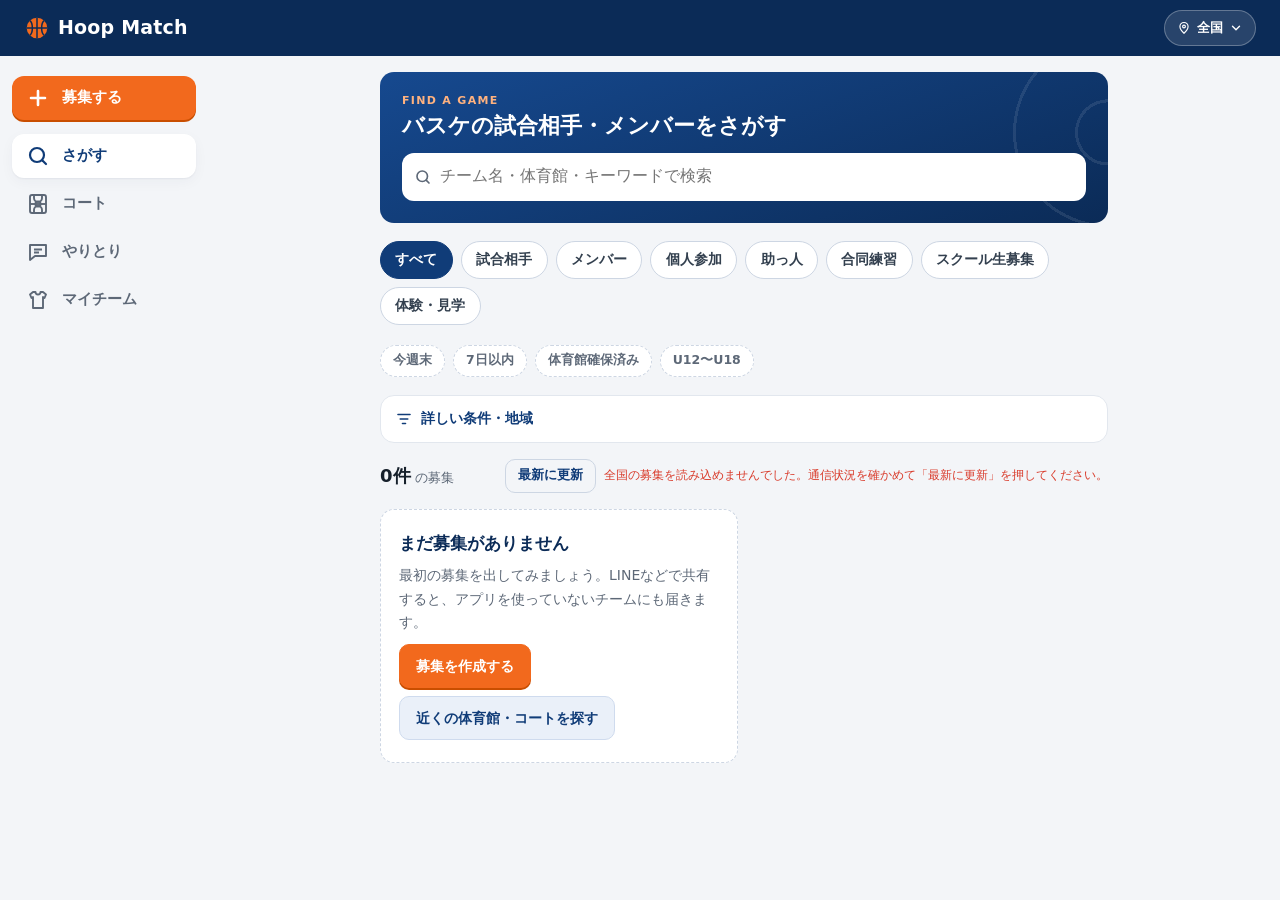
<file: index.html>
<!doctype html>
<html lang="ja">
  <head>
    <meta charset="UTF-8" />
    <meta name="viewport" content="width=device-width, initial-scale=1.0, viewport-fit=cover" />
    <meta
      name="description"
      content="バスケの試合相手・メンバー・体育館を全国47都道府県でまとめて探せる無料アプリ。登録不要ですぐ使えます。"
    />
    <!-- OGP: SNS・LINEでリンクを共有したときのカード表示。
         公開時に og:url と og:image のドメインを実際の公開URLに書き換えてください -->
    <meta property="og:type" content="website" />
    <meta property="og:site_name" content="Hoop Match" />
    <meta property="og:title" content="Hoop Match | バスケの試合相手・メンバー・体育館を探す" />
    <meta
      property="og:description"
      content="試合相手募集、メンバー募集、全国47都道府県の体育館・コート検索まで。登録不要・無料のバスケマッチングアプリ。"
    />
    <meta property="og:url" content="https://kiyokong-vibecording.github.io/hoop-match/" />
    <meta property="og:image" content="https://kiyokong-vibecording.github.io/hoop-match/assets/ogp.jpg" />
    <meta property="og:image:width" content="1200" />
    <meta property="og:image:height" content="630" />
    <meta property="og:locale" content="ja_JP" />
    <meta name="twitter:card" content="summary_large_image" />
    <meta name="twitter:title" content="Hoop Match | バスケの試合相手・メンバー・体育館を探す" />
    <meta
      name="twitter:description"
      content="試合相手募集、メンバー募集、全国47都道府県の体育館・コート検索まで。登録不要・無料のバスケマッチングアプリ。"
    />
    <meta name="twitter:image" content="https://kiyokong-vibecording.github.io/hoop-match/assets/ogp.jpg" />
    <meta name="theme-color" content="#103c78" />
    <meta name="mobile-web-app-capable" content="yes" />
    <meta name="apple-mobile-web-app-capable" content="yes" />
    <meta name="apple-mobile-web-app-title" content="Hoop Match" />
    <link rel="icon" href="./assets/icon-192.png" />
    <link rel="apple-touch-icon" href="./assets/icon-180.png" />
    <link rel="manifest" href="./manifest.webmanifest" />
    <link rel="stylesheet" href="./styles.css?v=52" />
    <title>Hoop Match | バスケの試合相手・メンバー・体育館を全国で探せる無料アプリ</title>
    <script type="application/ld+json">
    {
      "@context": "https://schema.org",
      "@type": "WebApplication",
      "name": "Hoop Match",
      "description": "バスケットボールの試合相手・メンバー・体育館を全国47都道府県で探せる無料マッチングアプリ",
      "applicationCategory": "SportsApplication",
      "operatingSystem": "Web",
      "offers": { "@type": "Offer", "price": "0", "priceCurrency": "JPY" },
      "inLanguage": "ja"
    }
    </script>
  </head>
  <body data-view="search">
    <svg class="icon-sprite" aria-hidden="true" focusable="false">
      <symbol id="i-ball" viewBox="0 0 24 24">
        <circle cx="12" cy="12" r="9.5" fill="#f2691d" />
        <path d="M12 2.5v19M2.5 12h19M5.4 5.2c3.1 2.5 3.1 11.1 0 13.6M18.6 5.2c-3.1 2.5-3.1 11.1 0 13.6" fill="none" stroke="#0b2b57" stroke-width="1.4" />
      </symbol>
      <symbol id="i-search" viewBox="0 0 24 24"><g fill="none" stroke="currentColor" stroke-width="2.2" stroke-linecap="round"><circle cx="11" cy="11" r="7" /><path d="m20 20-3.5-3.5" /></g></symbol>
      <symbol id="i-court" viewBox="0 0 24 24"><g fill="none" stroke="currentColor" stroke-width="1.9"><rect x="4" y="3" width="16" height="18" rx="2" /><path d="M4 12h16" /><circle cx="12" cy="12" r="2.6" /><path d="M8 3v3a4 4 0 0 0 8 0V3M8 21v-3a4 4 0 0 1 8 0v3" /></g></symbol>
      <symbol id="i-plus" viewBox="0 0 24 24"><path d="M12 5v14M5 12h14" fill="none" stroke="currentColor" stroke-width="2.6" stroke-linecap="round" /></symbol>
      <symbol id="i-chat" viewBox="0 0 24 24"><g fill="none" stroke="currentColor" stroke-width="1.9" stroke-linejoin="round"><path d="M4 5h16v11H9l-5 4z" /><path d="M8 9.5h8M8 12.5h5" /></g></symbol>
      <symbol id="i-team" viewBox="0 0 24 24"><path d="M7 4 4 6.5 5.5 10 7 9v11h10V9l1.5 1L20 6.5 17 4h-2.5a2.5 2.5 0 0 1-5 0z" fill="none" stroke="currentColor" stroke-width="1.9" stroke-linejoin="round" /></symbol>
      <symbol id="i-pin" viewBox="0 0 24 24"><g fill="none" stroke="currentColor" stroke-width="2"><path d="M12 21s-7-6.2-7-11.5A7 7 0 0 1 19 9.5C19 14.8 12 21 12 21z" /><circle cx="12" cy="9.5" r="2.4" /></g></symbol>
      <symbol id="i-down" viewBox="0 0 24 24"><path d="m6 9 6 6 6-6" fill="none" stroke="currentColor" stroke-width="2.4" stroke-linecap="round" stroke-linejoin="round" /></symbol>
      <symbol id="i-share" viewBox="0 0 24 24"><path d="M12 15V3M7.5 7.5 12 3l4.5 4.5M5 12v8h14v-8" fill="none" stroke="currentColor" stroke-width="2.1" stroke-linecap="round" stroke-linejoin="round" /></symbol>
      <symbol id="i-filter" viewBox="0 0 24 24"><path d="M4 6h16M7 12h10M10 18h4" fill="none" stroke="currentColor" stroke-width="2.2" stroke-linecap="round" /></symbol>
    </svg>

    <header class="topbar">
      <div class="topbar-inner">
        <a class="logo" href="#search" aria-label="Hoop Match さがす画面へ">
          <svg class="logo-mark" aria-hidden="true"><use href="#i-ball" /></svg>
          <span>Hoop Match</span>
        </a>
        <button id="areaButton" class="area-button" type="button" aria-label="地域を変更">
          <svg aria-hidden="true"><use href="#i-pin" /></svg>
          <span id="areaLabel">全国</span>
          <svg aria-hidden="true"><use href="#i-down" /></svg>
        </button>
      </div>
    </header>

    <nav class="tabbar" aria-label="メインメニュー">
      <a class="tab" href="#search" data-view-link="search">
        <svg aria-hidden="true"><use href="#i-search" /></svg><span>さがす</span>
      </a>
      <a class="tab" href="#courts" data-view-link="courts">
        <svg aria-hidden="true"><use href="#i-court" /></svg><span>コート</span>
      </a>
      <a class="tab tab-post" href="#post" data-view-link="post">
        <span class="tab-post-button"><svg aria-hidden="true"><use href="#i-plus" /></svg></span><span>募集する</span>
      </a>
      <a class="tab" href="#inbox" data-view-link="inbox">
        <svg aria-hidden="true"><use href="#i-chat" /></svg><span>やりとり</span>
        <span id="inboxTabBadge" class="tab-badge" hidden></span>
      </a>
      <a class="tab" href="#team" data-view-link="team">
        <svg aria-hidden="true"><use href="#i-team" /></svg><span>マイチーム</span>
      </a>
    </nav>

    <main id="main">
      <button id="inboxBanner" class="inbox-banner" type="button" hidden>
        新着メッセージが届いています<span id="inboxBannerDetail"></span>
        <span class="inbox-banner-go">見る</span>
      </button>

      <!-- ===== さがす ===== -->
      <section class="view view-search" data-view="search" aria-labelledby="searchTitle">
        <div class="search-band">
          <h1 id="searchTitle" class="search-title">
            <span class="eyebrow">Find a game</span>
            バスケの試合相手・メンバーをさがす
          </h1>
          <label class="searchbox">
            <svg aria-hidden="true"><use href="#i-search" /></svg>
            <span class="visually-hidden">キーワード</span>
            <input id="filterKeyword" type="search" placeholder="チーム名・体育館・キーワードで検索" enterkeyhint="search" />
          </label>
        </div>

        <nav class="chip-row cats" aria-label="募集の種類">
          <button class="chip active" type="button" data-listing-tab="all" aria-pressed="true">すべて</button>
          <button class="chip" type="button" data-listing-tab="opponent" aria-pressed="false">試合相手<span class="chip-count" data-count-type="opponent"></span></button>
          <button class="chip" type="button" data-listing-tab="member" aria-pressed="false">メンバー<span class="chip-count" data-count-type="member"></span></button>
          <button class="chip" type="button" data-listing-tab="pickup" aria-pressed="false">個人参加<span class="chip-count" data-count-type="pickup"></span></button>
          <button class="chip" type="button" data-listing-tab="helper" aria-pressed="false">助っ人<span class="chip-count" data-count-type="helper"></span></button>
          <button class="chip" type="button" data-listing-tab="practice" aria-pressed="false">合同練習<span class="chip-count" data-count-type="practice"></span></button>
          <button class="chip" type="button" data-listing-tab="school" aria-pressed="false">スクール生募集<span class="chip-count" data-count-type="school"></span></button>
          <button class="chip" type="button" data-listing-tab="trial" aria-pressed="false">体験・見学<span class="chip-count" data-count-type="trial"></span></button>
        </nav>

        <div class="chip-row quick" role="group" aria-label="よく使う条件">
          <button class="quick-chip" type="button" data-quick="weekend" aria-pressed="false">今週末</button>
          <button class="quick-chip" type="button" data-quick="week" aria-pressed="false">7日以内</button>
          <button class="quick-chip" type="button" data-quick="court" aria-pressed="false">体育館確保済み</button>
          <button class="quick-chip" type="button" data-quick="youth" aria-pressed="false">U12〜U18</button>
        </div>

        <details id="filterPanel" class="filter-panel">
          <summary>
            <svg aria-hidden="true"><use href="#i-filter" /></svg>
            詳しい条件・地域
          </summary>
          <div class="filter-grid">
            <label>
              都道府県
              <select id="filterPrefecture">
                <option value="all">すべて</option>
              </select>
            </label>
            <label>
              市区町村
              <select id="filterMunicipality" disabled>
                <option value="all">すべて</option>
              </select>
            </label>
            <label>
              募集の種類
              <select id="filterType">
                <option value="all">すべて</option>
                <option value="opponent">試合相手</option>
                <option value="member">メンバー</option>
                <option value="helper">助っ人</option>
                <option value="pickup">個人参加</option>
                <option value="pickup-helper">個人参加・助っ人</option>
                <option value="practice">合同練習</option>
                <option value="school">スクール生募集</option>
                <option value="trial">体験・見学</option>
              </select>
            </label>
            <label>
              開催日
              <select id="filterDateRange">
                <option value="all">すべて</option>
                <option value="weekend">今週末</option>
                <option value="1">1日以内</option>
                <option value="7">7日以内</option>
                <option value="30">30日以内</option>
              </select>
            </label>
            <label>
              カテゴリ
              <select id="filterCategory">
                <option value="all">すべて</option>
                <option value="youth">U12〜U18すべて</option>
                <option>U12男子</option>
                <option>U12女子</option>
                <option>U15男子</option>
                <option>U15女子</option>
                <option>U18男子</option>
                <option>U18女子</option>
                <option>大学同好会</option>
                <option>社会人同好会</option>
                <option>草バスケ</option>
                <option>MIX</option>
                <option>女子</option>
              </select>
            </label>
            <label>
              レベル
              <select id="filterLevel">
                <option value="all">すべて</option>
                <option>初心者</option>
                <option>エンジョイ</option>
                <option>中級</option>
                <option>経験者中心</option>
                <option>競技志向アマチュア</option>
              </select>
            </label>
            <label>
              曜日
              <select id="filterWeekday">
                <option value="all">すべて</option>
                <option value="0">日曜</option>
                <option value="1">月曜</option>
                <option value="2">火曜</option>
                <option value="3">水曜</option>
                <option value="4">木曜</option>
                <option value="5">金曜</option>
                <option value="6">土曜</option>
              </select>
            </label>
            <label>
              並び順
              <select id="filterSort">
                <option value="dateAsc">開催日が近い順</option>
                <option value="new">新着順</option>
                <option value="dateDesc">開催日が遠い順</option>
              </select>
            </label>
            <label class="checkbox">
              <input id="filterCourt" type="checkbox" />
              体育館確保済みのみ
            </label>
            <label class="checkbox">
              <input id="filterActive" type="checkbox" checked />
              募集中のみ(終わった募集を隠す)
            </label>
          </div>
          <div class="filter-actions">
            <button id="applyListingFilters" type="button">この条件で表示</button>
            <button id="resetListingFilters" type="button" class="ghost">条件をリセット</button>
          </div>
        </details>

        <div class="result-bar">
          <p class="result-count"><b id="activeResultCount">0件</b> の募集</p>
          <span id="newSinceLastVisit" class="new-since-badge" hidden></span>
          <div id="publicToolbar" class="public-toolbar" hidden>
            <button id="reloadPublic" type="button" class="ghost small">最新に更新</button>
            <span id="publicStatus" class="status-text"></span>
          </div>
        </div>

        <div id="listingGrid" class="listing-grid" aria-live="polite"></div>
      </section>

      <!-- ===== コート ===== -->
      <section class="view view-courts" data-view="courts" aria-labelledby="courtsTitle" hidden>
        <header class="view-head">
          <p class="eyebrow">Court Finder</p>
          <h1 id="courtsTitle">体育館・コートをさがす</h1>
          <p class="view-lead">全国の体育館・コート <b id="facilityTotal">0</b> 件から、予約ページや地図へすぐ移動できます。</p>
        </header>

        <div class="panel facility-finder" aria-label="バスケ施設検索">
          <div class="facility-search-grid">
            <label>
              都道府県
              <select id="facilitySearchPrefecture">
                <option value="all">すべて</option>
              </select>
            </label>
            <label>
              市区町村
              <select id="facilitySearchMunicipality" disabled>
                <option value="all">すべて</option>
              </select>
            </label>
            <label>
              施設タイプ
              <select id="facilitySearchType">
                <option value="all">すべて</option>
                <option>体育館</option>
                <option>民間コート</option>
                <option>商業施設</option>
                <option>屋外コート</option>
                <option>多目的施設</option>
                <option>学校開放</option>
              </select>
            </label>
            <label>
              予約方法
              <select id="facilitySearchReservation">
                <option value="all">すべて</option>
                <option>自治体予約システム</option>
                <option>民間予約サイト</option>
                <option>公式サイト確認</option>
                <option>Web予約</option>
                <option>会員予約</option>
                <option>電話予約</option>
                <option>窓口予約</option>
                <option>抽選制</option>
                <option>チーム代表者確認が必要</option>
              </select>
            </label>
            <label class="span-2">
              キーワード
              <input id="facilitySearchKeyword" type="search" placeholder="施設名、設備、メモなど" />
            </label>
          </div>
        </div>

        <div id="facilityList" class="facility-results"></div>

        <details id="hiddenFacilityManager" class="panel fold" hidden>
          <summary>非表示にした施設 (<span id="hiddenFacilityCount">0</span>件)</summary>
          <p class="notes">
            「非表示」にした施設はここからいつでも元に戻せます。データは消えていません。
          </p>
          <div class="card-actions">
            <button id="restoreAllFacilities" type="button" class="secondary">すべて再表示</button>
          </div>
          <div id="hiddenFacilityList" class="private-list"></div>
        </details>

        <details class="panel fold add-facility-panel">
          <summary>載っていない施設を追加する</summary>
          <p class="notes">見つけた体育館・コートを、この端末に登録できます。</p>
          <form id="facilityForm" class="stack-form">
            <label>
              施設名
              <input name="name" required placeholder="例: 体育館名、民間レンタルコート名" />
            </label>
            <label>
              施設タイプ
              <select name="facilityType" required>
                <option>体育館</option>
                <option>民間コート</option>
                <option>商業施設</option>
                <option>屋外コート</option>
                <option>多目的施設</option>
                <option>学校開放</option>
              </select>
            </label>
            <div class="two-col">
              <label>
                都道府県
                <select id="facilityPrefecture" name="prefecture" required></select>
              </label>
              <label>
                市区町村
                <select id="facilityMunicipality" name="municipality" required>
                  <option value="">都道府県を選択してください</option>
                </select>
              </label>
            </div>
            <label id="facilityMunicipalityOtherLabel" hidden>
              市区町村(直接入力)
              <input id="facilityMunicipalityOther" name="municipalityOther" placeholder="例: 世田谷区" />
            </label>
            <label>
              予約方法
              <select name="reservationMethod" required>
                <option>自治体予約システム</option>
                <option>民間予約サイト</option>
                <option>公式サイト確認</option>
                <option>Web予約</option>
                <option>会員予約</option>
                <option>電話予約</option>
                <option>窓口予約</option>
                <option>抽選制</option>
                <option>チーム代表者確認が必要</option>
              </select>
            </label>
            <label>
              公式・予約サイトURL
              <input name="url" type="url" placeholder="https://..." />
            </label>
            <label>
              情報確認日
              <input name="lastChecked" type="date" />
            </label>
            <label>
              メモ
              <textarea name="notes" rows="4" placeholder="コート数、リング、駐車場、更衣室、空調、床の状態など"></textarea>
            </label>
            <button type="submit">施設を保存</button>
          </form>
        </details>
      </section>

      <!-- ===== 募集する ===== -->
      <section class="view view-post" data-view="post" aria-labelledby="postTitle" hidden>
        <header class="view-head">
          <p class="eyebrow">New Listing</p>
          <h1 id="postTitle">募集を作る</h1>
          <p class="view-lead">3つの項目を埋めるだけで募集できます。</p>
        </header>

        <div id="postTeamHint" class="hint-card" hidden>
          <p><b>チームを登録しておくと、募集にチーム名が表示されて応募が集まりやすくなります。</b></p>
          <a class="button-link secondary" href="#team">チームを登録する</a>
        </div>

        <form id="listingForm" class="step-form">
          <div id="listingFacilityBanner" class="facility-banner" hidden>
            <span id="listingFacilityBannerText"></span>
            <button id="clearListingFacility" type="button" class="ghost small">解除</button>
          </div>
          <input name="facilityId" type="hidden" />
          <input name="facilityName" type="hidden" />

          <fieldset class="step">
            <legend><span class="step-num">1</span>何を募集しますか</legend>
            <div class="two-col">
              <label>
                募集の種類
                <select name="type" required>
                  <option value="opponent">試合相手</option>
                  <option value="member">メンバー</option>
                  <option value="helper">助っ人</option>
                  <option value="pickup">個人参加</option>
                  <option value="practice">合同練習</option>
                  <option value="school">スクール生募集</option>
                  <option value="trial">体験・見学</option>
                </select>
              </label>
              <label>
                カテゴリ
                <select name="category" required>
                  <option>U12男子</option>
                  <option>U12女子</option>
                  <option>U15男子</option>
                  <option>U15女子</option>
                  <option>U18男子</option>
                  <option>U18女子</option>
                  <option>大学同好会</option>
                  <option>社会人同好会</option>
                  <option selected>草バスケ</option>
                  <option>MIX</option>
                  <option>女子</option>
                </select>
              </label>
            </div>
            <div id="listingYouthConfirm" class="youth-confirm" hidden>
              <p class="youth-note">
                U12/U15/U18の募集は、18歳以上の成人代表者(保護者・指導者・チーム管理者)のみ作成できます。
                選手本人の氏名・連絡先・学校名は募集内容に書かないでください。
              </p>
              <label class="checkbox">
                <input id="listingAdultConfirmed" name="adultConfirmed" type="checkbox" />
                18歳以上の代表者としてこの募集を作成します
              </label>
            </div>
            <label>
              タイトル
              <input name="title" required maxlength="100" placeholder="例: 土曜夜 5対5の練習試合をしませんか" />
            </label>
            <label>
              レベル
              <select name="level" required>
                <option>初心者</option>
                <option selected>エンジョイ</option>
                <option>中級</option>
                <option>経験者中心</option>
                <option>競技志向アマチュア</option>
              </select>
            </label>
          </fieldset>

          <fieldset class="step">
            <legend><span class="step-num">2</span>いつ・どこで</legend>
            <div class="two-col">
              <label>
                都道府県
                <select id="listingPrefecture" name="prefecture" required></select>
              </label>
              <label>
                市区町村
                <select id="listingMunicipality" name="municipality" required disabled></select>
              </label>
            </div>
            <div class="two-col">
              <label>
                日程
                <input name="date" type="date" required />
              </label>
              <label>
                活動曜日
                <select name="weekday">
                  <option value="">日程から自動</option>
                  <option>日曜</option>
                  <option>月曜</option>
                  <option>火曜</option>
                  <option>水曜</option>
                  <option>木曜</option>
                  <option>金曜</option>
                  <option>土曜</option>
                  <option>祝日</option>
                </select>
              </label>
            </div>
            <label class="checkbox">
              <input name="courtReserved" type="checkbox" />
              体育館・コートは確保済み
            </label>
            <p class="field-hint">会場が決まっているときは、「コート」画面の施設カードにある「この施設で募集を作成」から始めると会場が自動で入ります。</p>
          </fieldset>

          <fieldset class="step">
            <legend><span class="step-num">3</span>詳細と公開のしかた</legend>
            <label>
              参加費
              <input name="fee" maxlength="100" placeholder="例: 1チーム 3,000円 / 施設費を割り勘" />
            </label>
            <div id="listingSiteUrlField" hidden>
              <label>
                公式サイト(任意)
                <input name="siteUrl" type="url" maxlength="300" inputmode="url" autocomplete="url" placeholder="例: https://example.com" />
              </label>
              <p class="field-hint">チーム・スクール・団体の公式サイトだけを入れてください(https:// で始まるもの)。個人のSNSは入れないでください。公式サイトを入れた募集は、運営者が確認してから公開されます。</p>
              <p id="listingSiteUrlYouthNote" class="youth-note" hidden>U12〜U18では、スクール・クラブの公式サイトだけ入れられます。学校・部活のページや、選手の名前・顔写真が載ったページは入れないでください。</p>
            </div>
            <label>
              詳細
              <textarea
                name="notes"
                rows="5"
                maxlength="2000"
                placeholder="開始時間、人数、審判・TO、ユニフォームの色、駐車場など"
              ></textarea>
            </label>
            <label>
              公開範囲
              <select id="listingVisibility" name="visibility">
                <option value="local">この端末だけに保存(練習・下書き用)</option>
                <option value="public" id="publicVisibilityOption">全国に公開する</option>
              </select>
            </label>
            <div id="publicConsentBox" class="youth-confirm" hidden>
              <p class="youth-note">
                公開募集はサーバーに保存され、すべての利用者に表示されます(内容によっては運営者の確認後に公開)。
                本文に個人情報(氏名・電話番号・住所・学校名・個人SNS等)を書かないでください。
                投稿後に発行される管理キーで、応募の確認と募集の終了ができます。
              </p>
              <label class="checkbox">
                <input id="publicTermsAgree" name="termsAgree" type="checkbox" />
                <span>
                  <a href="./terms.html" target="_blank" rel="noopener">利用規約</a>と<a href="./privacy.html" target="_blank" rel="noopener">プライバシーポリシー</a>に同意します
                </span>
              </label>
            </div>
          </fieldset>

          <button type="submit" class="submit-wide">この内容で募集する</button>
        </form>
      </section>

      <!-- ===== やりとり ===== -->
      <section class="view view-inbox" data-view="inbox" aria-labelledby="inboxTitle" hidden>
        <header class="view-head">
          <p class="eyebrow">Messages</p>
          <h1 id="inboxTitle">やりとり</h1>
        </header>

        <section class="private-panel" aria-label="非公開の応募メッセージ">
          <p class="notes">
            応募と返信は、募集した人と応募した人のあいだだけで見えます。やりとりのあと「マッチング成立」を押すと、募集カードに成立が表示されます。
          </p>

          <div class="segmented" role="tablist" aria-label="表示する応募">
            <button class="segment active" type="button" role="tab" aria-selected="true" data-inbox-box="received">
              届いた応募<span id="receivedCount" class="segment-count"></span>
            </button>
            <button class="segment" type="button" role="tab" aria-selected="false" data-inbox-box="sent">
              送った応募<span id="sentCount" class="segment-count"></span>
            </button>
          </div>

          <p id="privateNotice" class="status-text" aria-live="polite"></p>
          <div id="applicationList" class="private-list inbox-list"></div>
          <div id="myPublicSection" class="inbox-box" data-box="received" hidden>
            <h2 class="sub-heading">全国に公開した自分の募集</h2>
            <p class="notes">
              管理キーはこの端末に保存されています。機種変更の前に「マイチーム」のバックアップで書き出してください。
            </p>
            <div id="myPublicList" class="private-list"></div>
          </div>
        </section>
      </section>

      <!-- ===== マイチーム ===== -->
      <section class="view view-team" data-view="team" aria-labelledby="teamTitle" hidden>
        <header class="view-head">
          <p class="eyebrow">My Team</p>
          <h1 id="teamTitle">マイチーム</h1>
        </header>

        <p id="teamNotice" class="notice-card" hidden></p>

        <div class="panel">
          <h2 class="panel-title">チーム情報</h2>
          <form id="teamForm" class="stack-form">
            <div id="teamProfile" class="team-profile" hidden>
              <span id="teamAvatar" class="avatar large" aria-hidden="true"></span>
              <div class="team-profile-main">
                <h3 id="teamProfileName"></h3>
                <p id="teamProfileMeta"></p>
                <span class="verified-badge">成人代表者 確認済み</span>
              </div>
              <button id="editTeam" type="button" class="ghost small">編集</button>
            </div>
            <div class="team-fields">
              <p class="notes">試合相手への応募にはチーム登録が必要です。登録内容はこの端末に保存され、募集や応募にチーム名として表示されます。</p>
              <label>
                チーム名
                <input name="name" required placeholder="例: Hoop Stars" />
              </label>
              <div class="two-col">
                <label>
                  チームカテゴリ
                  <select name="category" required>
                    <option>U12男子</option>
                    <option>U12女子</option>
                    <option>U15男子</option>
                    <option>U15女子</option>
                    <option>U18男子</option>
                    <option>U18女子</option>
                    <option>大学同好会</option>
                    <option>社会人同好会</option>
                    <option selected>草バスケ</option>
                    <option>MIX</option>
                    <option>女子</option>
                  </select>
                </label>
                <label>
                  レベル
                  <select name="level" required>
                    <option>初心者</option>
                    <option selected>エンジョイ</option>
                    <option>中級</option>
                    <option>経験者中心</option>
                    <option>競技志向アマチュア</option>
                  </select>
                </label>
              </div>
              <div class="two-col">
                <label>
                  都道府県
                  <select id="teamPrefecture" name="prefecture" required></select>
                </label>
                <label>
                  市区町村
                  <select id="teamMunicipality" name="municipality" required disabled></select>
                </label>
              </div>
              <label>
                成人代表者名
                <input name="representative" required placeholder="18歳以上の代表者名(ニックネーム可)" />
              </label>
              <label>
                チーム紹介
                <textarea name="notes" rows="4" placeholder="活動曜日、人数、対戦希望レベルなど"></textarea>
              </label>
              <label class="checkbox">
                <input name="adultConfirmed" type="checkbox" required />
                18歳以上の代表者として登録します
              </label>
              <div class="card-actions">
                <button type="submit">チーム情報を保存</button>
                <button id="clearTeam" type="button" class="danger">登録を解除</button>
              </div>
            </div>
            <p id="teamStatus" class="status-text">未登録</p>
          </form>
        </div>

        <div class="panel">
          <h2 class="panel-title">自分の募集</h2>
          <div id="myListingList" class="private-list"></div>
        </div>

        <details class="panel fold data-panel">
          <summary>データのバックアップ・引っ越し</summary>
          <p class="notes">
            チーム情報・募集・やりとりはこの端末に保存されています。機種変更の前や、念のためのバックアップに「書き出す」を使ってください。
            読み込むと、この端末の今のデータはファイルの内容に置き換わります。
          </p>
          <div class="card-actions">
            <button id="exportData" type="button" class="secondary">バックアップを書き出す</button>
            <label class="import-label">
              バックアップを読み込む
              <input id="importData" type="file" accept="application/json" />
            </label>
          </div>
          <p id="dataStatus" class="status-text"></p>
        </details>

        <details class="panel fold">
          <summary>安全に使うために</summary>
          <ul class="legal-list">
            <li>U12〜U18の募集・応募は、18歳以上の代表者(保護者・指導者)どうしで行ってください。</li>
            <li>募集や応募の本文に、氏名・電話番号・住所・学校名などの個人情報を書かないでください。</li>
            <li>気になる公開募集は、カードの「通報」から運営者に知らせることができます。</li>
            <li>体育館の空き状況や予約は、必ず各施設の公式ページで確認してください。</li>
          </ul>
          <p class="notes legal-links">
            <a href="./terms.html">利用規約</a> ・ <a href="./privacy.html">プライバシーポリシー</a>
          </p>
        </details>
      </section>
    </main>

    <dialog id="applyDialog" class="sheet" aria-labelledby="applicationTarget">
      <form id="applicationForm" class="stack-form" hidden>
        <div class="sheet-head">
          <p id="applicationTarget" class="target-text"></p>
          <button id="cancelApplication" type="button" class="ghost small">閉じる</button>
        </div>
        <input name="listingId" type="hidden" />
        <p class="youth-note pii-note">
          応募メッセージには、氏名・電話番号・住所・学校名などの個人情報を書かないでください。
          連絡先の交換が必要な場合も、選手本人ではなく成人代表者の情報のみを扱ってください。
        </p>
        <div id="applicationYouthConfirm" class="youth-confirm" hidden>
          <p class="youth-note">
            この募集はU12/U15/U18カテゴリです。応募・連絡は18歳以上の成人代表者同士で行ってください。
          </p>
          <label class="checkbox">
            <input id="applicationAdultConfirmed" name="adultConfirmed" type="checkbox" />
            18歳以上の代表者として応募します
          </label>
        </div>
        <label>
          応募メッセージ
          <textarea
            name="message"
            rows="5"
            required
            placeholder="人数、希望の時間、ユニフォームの色、確認したいことなど(個人情報は書かない)"
          ></textarea>
        </label>
        <div id="publicApplyFields" hidden>
          <label>
            <span id="applicantNameLabel">代表者名(ニックネーム可・任意)</span>
            <input name="applicantName" maxlength="100" placeholder="例: Hoop Stars 代表" />
          </label>
          <div id="publicContactFields">
            <label>
              連絡先(募集者にのみ表示されます)
              <input name="contact" maxlength="300" placeholder="例: 成人代表者のメールアドレス" />
            </label>
            <p class="youth-note">
              連絡先は成人代表者のものを記入してください。この内容はサーバーに保存され、
              募集の投稿者だけが閲覧できます(<a href="./privacy.html" target="_blank" rel="noopener">プライバシーポリシー</a>)。
            </p>
          </div>
        </div>
        <p id="applicationNotice" class="form-error" aria-live="assertive"></p>
        <button type="submit" class="submit-wide">応募を送る</button>
      </form>
    </dialog>

    <div id="toast" class="toast" role="status" aria-live="polite" hidden></div>

    <template id="listingTemplate">
      <article class="listing-card">
        <div class="card-top">
          <span class="badge"></span>
          <span class="listing-date-block">
            <span class="date"></span>
            <span class="weekday"></span>
          </span>
          <span class="card-top-end">
            <span class="fresh-badge" hidden>NEW</span>
            <span class="days-left" hidden></span>
          </span>
        </div>
        <h3></h3>
        <p class="where"><svg aria-hidden="true"><use href="#i-pin" /></svg><span class="where-text"></span></p>
        <div class="tag-row"></div>
        <p class="notes"></p>
        <p class="site-line" hidden>
          <a class="site-link" target="_blank" rel="noopener noreferrer nofollow ugc">
            公式サイト<span class="site-domain"></span><span aria-hidden="true"> ↗</span>
          </a>
        </p>
        <details class="listing-team" hidden>
          <summary>募集チームの紹介</summary>
          <div class="listing-team-body"></div>
        </details>
        <p class="match-status" hidden></p>
        <div class="card-foot">
          <span class="team-chip">
            <span class="avatar" aria-hidden="true"></span>
            <span class="team-name"></span>
          </span>
          <p class="meta"></p>
        </div>
        <div class="card-actions">
          <button class="apply" type="button">応募する</button>
          <button class="view-applications secondary" type="button" hidden>応募を確認</button>
          <button
            class="copy ghost"
            type="button"
            title="募集の紹介文をLINEやメールで共有します(アプリを使っていない相手にも知らせられます)"
          >
            <svg aria-hidden="true"><use href="#i-share" /></svg><span class="copy-label">共有</span>
          </button>
          <button class="delete text-button" type="button">削除</button>
        </div>
      </article>
    </template>

    <script src="./data/config.js?v=52"></script>
    <script src="./data/facilities.js?v=52"></script>
    <script src="./app.js?v=52"></script>
  </body>
</html>
</file>
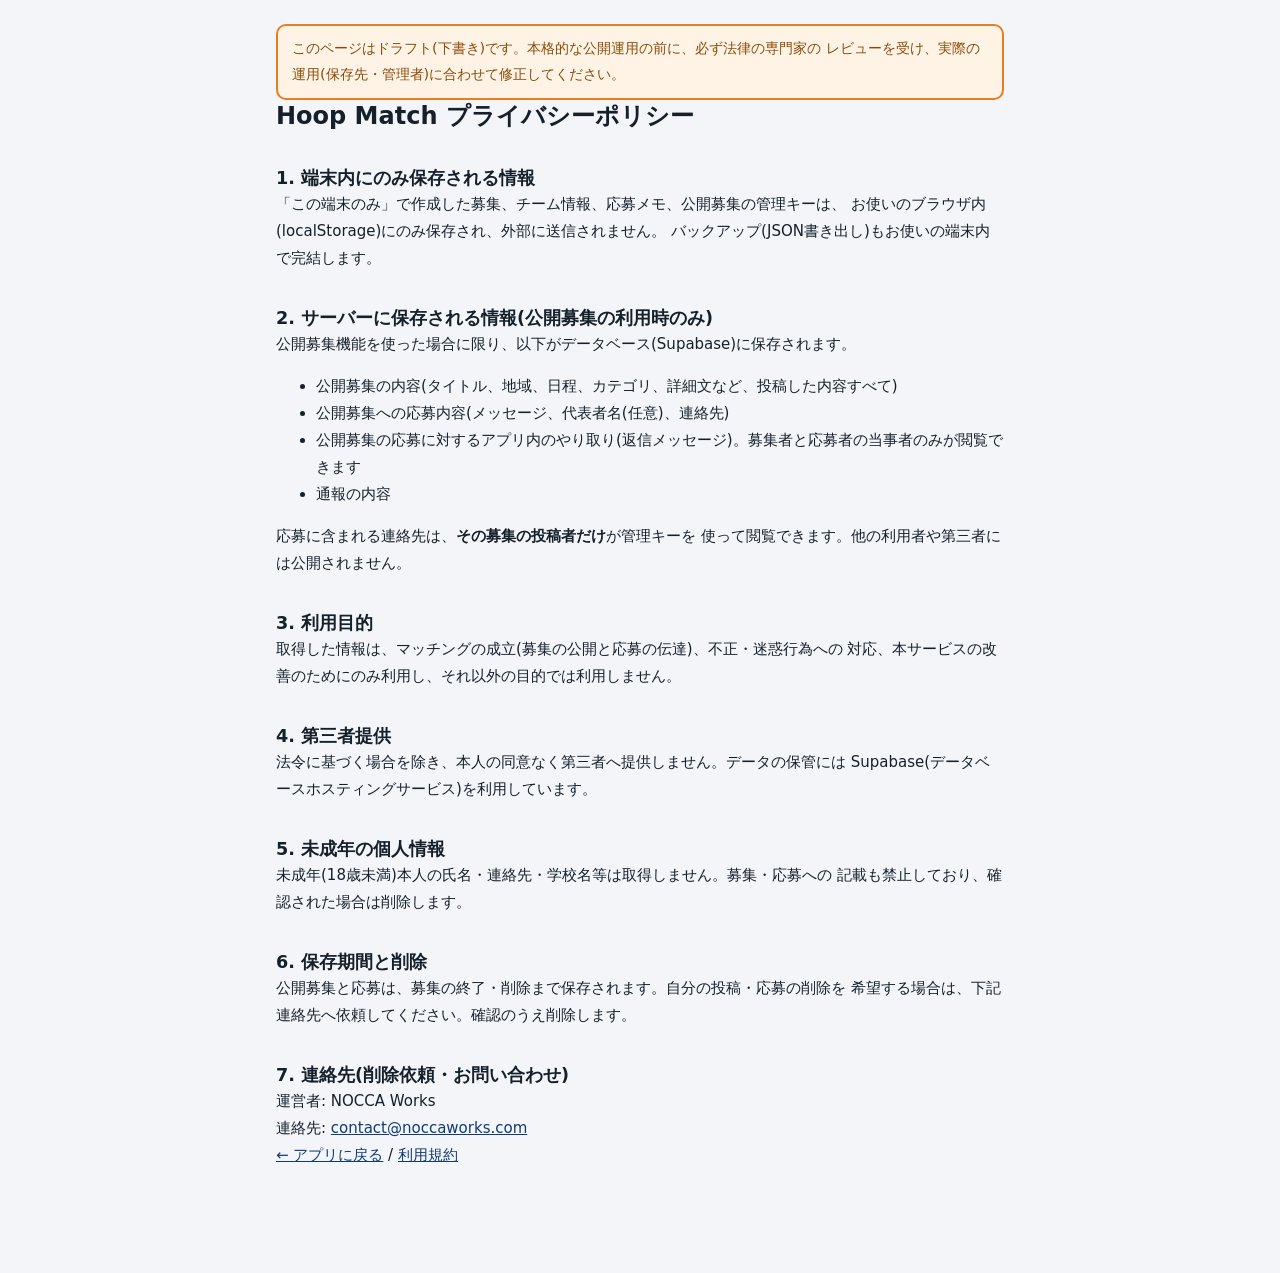
<file: privacy.html>
<!doctype html>
<html lang="ja">
  <head>
    <meta charset="utf-8" />
    <meta name="viewport" content="width=device-width, initial-scale=1" />
    <title>プライバシーポリシー | Hoop Match</title>
    <link rel="stylesheet" href="./styles.css?v=44" />
    <style>
      .legal-page { max-width: 760px; margin: 0 auto; padding: 24px 16px 64px; line-height: 1.8; }
      .legal-page h1 { font-size: 1.5rem; }
      .legal-page h2 { font-size: 1.1rem; margin-top: 2em; }
      .draft-banner { border: 2px solid #e67e22; background: #fff3e6; color: #8a4b08;
        border-radius: 10px; padding: 10px 14px; font-size: 0.9rem; }
    </style>
  </head>
  <body>
    <main class="legal-page">
      <p class="draft-banner">
        このページはドラフト(下書き)です。本格的な公開運用の前に、必ず法律の専門家の
        レビューを受け、実際の運用(保存先・管理者)に合わせて修正してください。
      </p>
      <h1>Hoop Match プライバシーポリシー</h1>

      <h2>1. 端末内にのみ保存される情報</h2>
      <p>
        「この端末のみ」で作成した募集、チーム情報、応募メモ、公開募集の管理キーは、
        お使いのブラウザ内(localStorage)にのみ保存され、外部に送信されません。
        バックアップ(JSON書き出し)もお使いの端末内で完結します。
      </p>

      <h2>2. サーバーに保存される情報(公開募集の利用時のみ)</h2>
      <p>公開募集機能を使った場合に限り、以下がデータベース(Supabase)に保存されます。</p>
      <ul>
        <li>公開募集の内容(タイトル、地域、日程、カテゴリ、詳細文など、投稿した内容すべて)</li>
        <li>公開募集への応募内容(メッセージ、代表者名(任意)、連絡先)</li>
        <li>公開募集の応募に対するアプリ内のやり取り(返信メッセージ)。募集者と応募者の当事者のみが閲覧できます</li>
        <li>通報の内容</li>
      </ul>
      <p>
        応募に含まれる連絡先は、<strong>その募集の投稿者だけ</strong>が管理キーを
        使って閲覧できます。他の利用者や第三者には公開されません。
      </p>

      <h2>3. 利用目的</h2>
      <p>
        取得した情報は、マッチングの成立(募集の公開と応募の伝達)、不正・迷惑行為への
        対応、本サービスの改善のためにのみ利用し、それ以外の目的では利用しません。
      </p>

      <h2>4. 第三者提供</h2>
      <p>
        法令に基づく場合を除き、本人の同意なく第三者へ提供しません。データの保管には
        Supabase(データベースホスティングサービス)を利用しています。
      </p>

      <h2>5. 未成年の個人情報</h2>
      <p>
        未成年(18歳未満)本人の氏名・連絡先・学校名等は取得しません。募集・応募への
        記載も禁止しており、確認された場合は削除します。
      </p>

      <h2>6. 保存期間と削除</h2>
      <p>
        公開募集と応募は、募集の終了・削除まで保存されます。自分の投稿・応募の削除を
        希望する場合は、下記連絡先へ依頼してください。確認のうえ削除します。
      </p>

      <h2>7. 連絡先(削除依頼・お問い合わせ)</h2>
      <p>
        運営者: NOCCA Works<br />
        連絡先: <a href="mailto:contact@noccaworks.com">contact@noccaworks.com</a>
      </p>

      <p><a href="./index.html">← アプリに戻る</a> / <a href="./terms.html">利用規約</a></p>
    </main>
  </body>
</html>
</file>
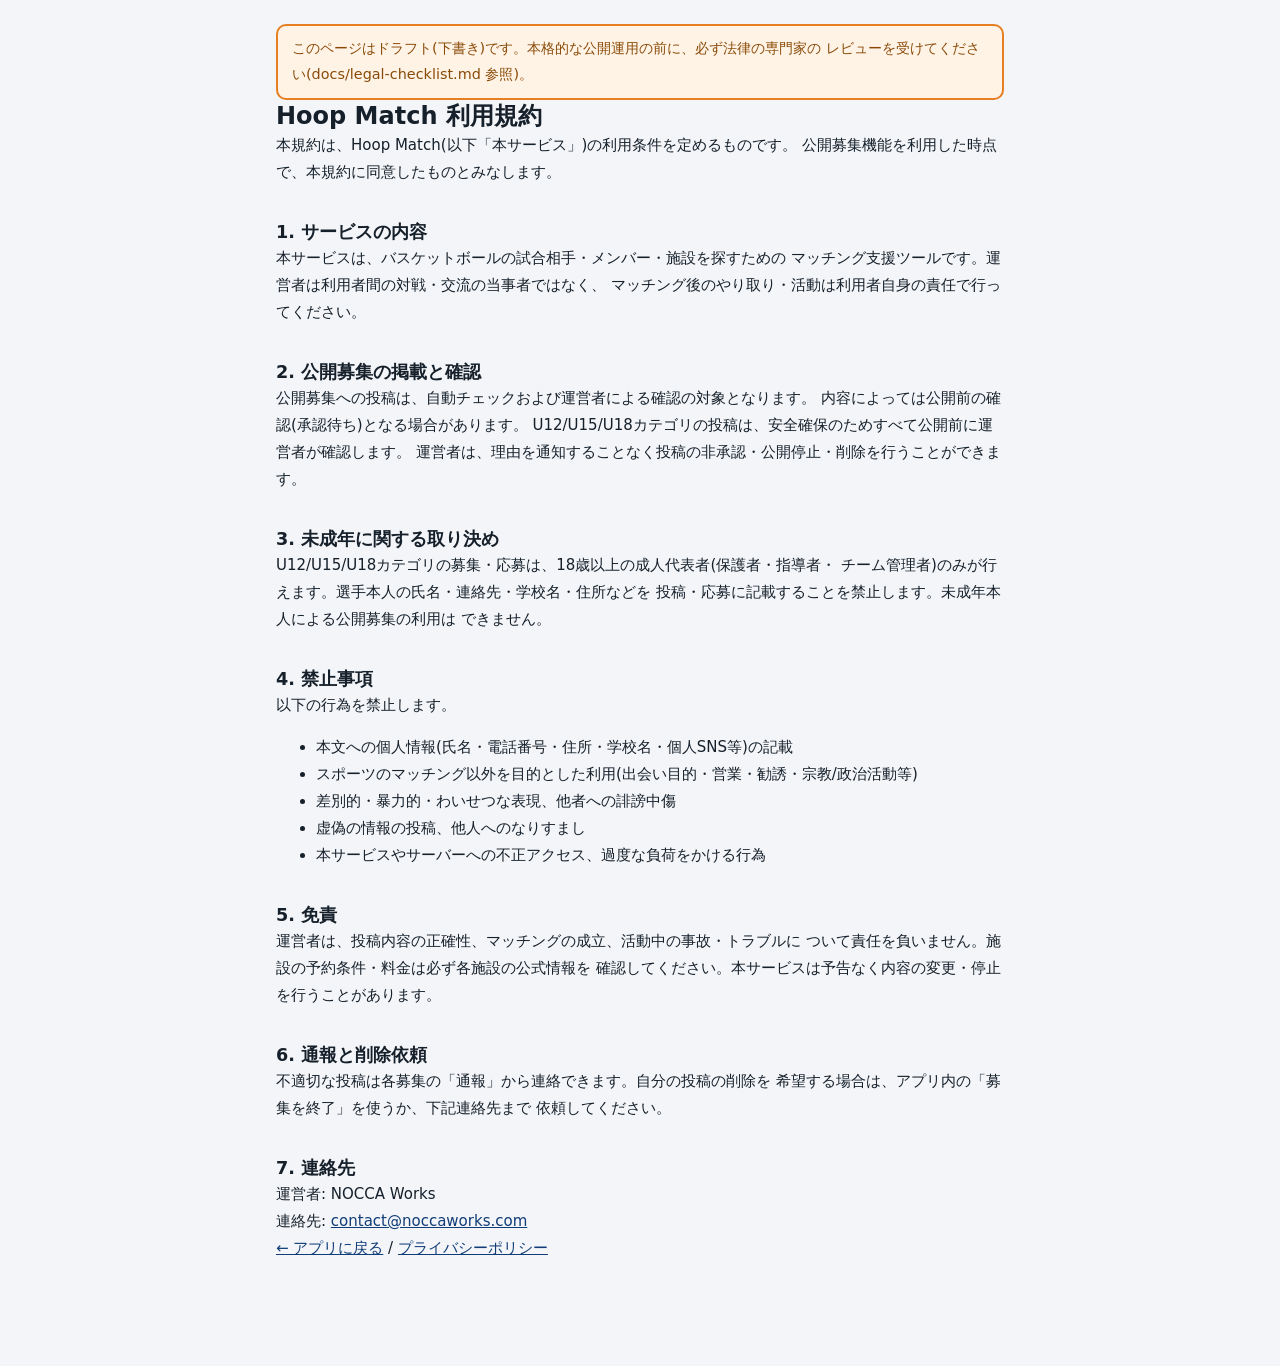
<file: terms.html>
<!doctype html>
<html lang="ja">
  <head>
    <meta charset="utf-8" />
    <meta name="viewport" content="width=device-width, initial-scale=1" />
    <title>利用規約 | Hoop Match</title>
    <link rel="stylesheet" href="./styles.css?v=44" />
    <style>
      .legal-page { max-width: 760px; margin: 0 auto; padding: 24px 16px 64px; line-height: 1.8; }
      .legal-page h1 { font-size: 1.5rem; }
      .legal-page h2 { font-size: 1.1rem; margin-top: 2em; }
      .draft-banner { border: 2px solid #e67e22; background: #fff3e6; color: #8a4b08;
        border-radius: 10px; padding: 10px 14px; font-size: 0.9rem; }
    </style>
  </head>
  <body>
    <main class="legal-page">
      <p class="draft-banner">
        このページはドラフト(下書き)です。本格的な公開運用の前に、必ず法律の専門家の
        レビューを受けてください(docs/legal-checklist.md 参照)。
      </p>
      <h1>Hoop Match 利用規約</h1>
      <p>
        本規約は、Hoop Match(以下「本サービス」)の利用条件を定めるものです。
        公開募集機能を利用した時点で、本規約に同意したものとみなします。
      </p>

      <h2>1. サービスの内容</h2>
      <p>
        本サービスは、バスケットボールの試合相手・メンバー・施設を探すための
        マッチング支援ツールです。運営者は利用者間の対戦・交流の当事者ではなく、
        マッチング後のやり取り・活動は利用者自身の責任で行ってください。
      </p>

      <h2>2. 公開募集の掲載と確認</h2>
      <p>
        公開募集への投稿は、自動チェックおよび運営者による確認の対象となります。
        内容によっては公開前の確認(承認待ち)となる場合があります。
        U12/U15/U18カテゴリの投稿は、安全確保のためすべて公開前に運営者が確認します。
        運営者は、理由を通知することなく投稿の非承認・公開停止・削除を行うことができます。
      </p>

      <h2>3. 未成年に関する取り決め</h2>
      <p>
        U12/U15/U18カテゴリの募集・応募は、18歳以上の成人代表者(保護者・指導者・
        チーム管理者)のみが行えます。選手本人の氏名・連絡先・学校名・住所などを
        投稿・応募に記載することを禁止します。未成年本人による公開募集の利用は
        できません。
      </p>

      <h2>4. 禁止事項</h2>
      <p>以下の行為を禁止します。</p>
      <ul>
        <li>本文への個人情報(氏名・電話番号・住所・学校名・個人SNS等)の記載</li>
        <li>スポーツのマッチング以外を目的とした利用(出会い目的・営業・勧誘・宗教/政治活動等)</li>
        <li>差別的・暴力的・わいせつな表現、他者への誹謗中傷</li>
        <li>虚偽の情報の投稿、他人へのなりすまし</li>
        <li>本サービスやサーバーへの不正アクセス、過度な負荷をかける行為</li>
      </ul>

      <h2>5. 免責</h2>
      <p>
        運営者は、投稿内容の正確性、マッチングの成立、活動中の事故・トラブルに
        ついて責任を負いません。施設の予約条件・料金は必ず各施設の公式情報を
        確認してください。本サービスは予告なく内容の変更・停止を行うことがあります。
      </p>

      <h2>6. 通報と削除依頼</h2>
      <p>
        不適切な投稿は各募集の「通報」から連絡できます。自分の投稿の削除を
        希望する場合は、アプリ内の「募集を終了」を使うか、下記連絡先まで
        依頼してください。
      </p>

      <h2>7. 連絡先</h2>
      <p>
        運営者: NOCCA Works<br />
        連絡先: <a href="mailto:contact@noccaworks.com">contact@noccaworks.com</a>
      </p>

      <p><a href="./index.html">← アプリに戻る</a> / <a href="./privacy.html">プライバシーポリシー</a></p>
    </main>
  </body>
</html>
</file>
<file: styles.css>
/* =====================================================================
   Hoop Match スタイル — デザインA「コートサイド」
   色の役割:
   - ネイビー = ブランド・情報・リンク
   - ボールオレンジ = 行動(主ボタン)だけに使う
   - 緑 = 「成立」「確保済み」の意味だけに使う
   - 赤 = 警告・危険操作・未読の数字
   ===================================================================== */

:root {
  color-scheme: light;
  --bg: #f3f5f8;
  --surface: #ffffff;
  --surface-2: #f7f9fc;
  --ink: #16202b;
  --muted: #5d6877;
  --faint: #8b95a3;
  --line: #e2e7ee;
  --line-strong: #cdd6e3;

  --navy: #103c78;
  --navy-deep: #0b2b57;
  --navy-soft: #eaf0f9;
  --accent: #f2691d;
  --accent-strong: #c94e00;
  --accent-soft: #fdece2;
  --ok: #0b7a5c;
  --ok-soft: #e2f5ee;
  --wait: #93590a;
  --wait-soft: #fff1dc;
  --alert: #d93b2b;
  --alert-soft: #fdecea;

  --type-opponent: #f2691d;
  --type-member: #2d6fd0;
  --type-pickup: #0b7a5c;
  --type-helper: #0e7c86;
  --type-practice: #6b4fc4;
  --type-school: #103c78;
  --type-trial: #b0458f;

  --radius: 14px;
  --radius-sm: 10px;
  --shadow: 0 1px 2px rgba(16, 40, 80, 0.06), 0 4px 14px rgba(16, 40, 80, 0.04);
  --font: "Hiragino Sans", "Hiragino Kaku Gothic ProN", "Noto Sans JP", "Yu Gothic UI", "Meiryo",
    system-ui, -apple-system, "Segoe UI", sans-serif;
  --font-num: "Avenir Next Condensed", "DIN Alternate", "Bahnschrift", "Arial Narrow", var(--font);

  --topbar-h: 56px;
  --tabbar-h: 64px;
  --safe-bottom: env(safe-area-inset-bottom, 0px);
}

/* ---------- 基本 ---------- */

* {
  box-sizing: border-box;
}

[hidden] {
  display: none !important;
}

html {
  -webkit-text-size-adjust: 100%;
  text-size-adjust: 100%;
  scroll-padding-top: calc(var(--topbar-h) + 12px);
}

body {
  margin: 0;
  background: var(--bg);
  color: var(--ink);
  font-family: var(--font);
  font-size: 15px;
  line-height: 1.65;
  -webkit-font-smoothing: antialiased;
  padding-bottom: calc(var(--tabbar-h) + var(--safe-bottom) + 24px);
}

h1,
h2,
h3 {
  line-height: 1.35;
  margin: 0;
}

p {
  margin: 0;
}

a {
  color: var(--navy);
}

img {
  max-width: 100%;
}

button,
input,
select,
textarea {
  font: inherit;
  color: inherit;
}

:focus-visible {
  outline: 3px solid rgba(242, 105, 29, 0.55);
  outline-offset: 2px;
}

.icon-sprite {
  position: absolute;
  width: 0;
  height: 0;
  overflow: hidden;
}

svg {
  flex: none;
}

.visually-hidden {
  position: absolute !important;
  width: 1px;
  height: 1px;
  overflow: hidden;
  clip: rect(0 0 0 0);
  white-space: nowrap;
}

.eyebrow {
  display: block;
  font-size: 11px;
  font-weight: 800;
  letter-spacing: 0.12em;
  text-transform: uppercase;
  color: var(--accent);
}

.notes {
  color: var(--muted);
  font-size: 13.5px;
  white-space: normal;
  text-indent: 0;
}

.status-text {
  color: var(--ok);
  font-weight: 700;
  font-size: 13.5px;
}

.status-text:empty {
  display: none;
}

.error-text {
  color: var(--alert);
}

/* ---------- ボタン ---------- */

button,
.button-link,
.import-label {
  display: inline-flex;
  align-items: center;
  justify-content: center;
  gap: 6px;
  min-height: 44px;
  padding: 0.55rem 1rem;
  border: 1px solid var(--accent);
  border-radius: var(--radius-sm);
  background: var(--accent);
  color: #fff;
  font-weight: 800;
  font-size: 14px;
  line-height: 1.3;
  text-decoration: none;
  cursor: pointer;
  box-shadow: 0 2px 0 var(--accent-strong);
  transition: background-color 0.15s, transform 0.1s, box-shadow 0.1s;
}

button:hover,
.import-label:hover {
  background: var(--accent-strong);
}

button:active {
  transform: translateY(1px);
  box-shadow: 0 1px 0 var(--accent-strong);
}

button svg,
.button-link svg {
  width: 16px;
  height: 16px;
}

.secondary,
.button-link,
.import-label {
  background: var(--navy-soft);
  border-color: #cfdbee;
  color: var(--navy);
  box-shadow: none;
}

.secondary:hover,
.button-link:hover,
.import-label:hover {
  background: #dce6f5;
  color: var(--navy-deep);
}

.secondary:active,
.ghost:active,
.danger:active,
.text-button:active {
  box-shadow: none;
}

.ghost {
  background: transparent;
  border-color: var(--line-strong);
  color: var(--navy);
  box-shadow: none;
}

.ghost:hover {
  background: var(--surface-2);
  color: var(--navy-deep);
}

.danger {
  background: var(--surface);
  border-color: #efc9c3;
  color: var(--alert);
  box-shadow: none;
}

.danger:hover {
  background: var(--alert-soft);
}

.text-button {
  min-height: 36px;
  padding: 0.3rem 0.5rem;
  background: transparent;
  border-color: transparent;
  color: var(--faint);
  font-weight: 700;
  font-size: 13px;
  box-shadow: none;
}

.text-button:hover {
  background: transparent;
  color: var(--alert);
}

.small {
  min-height: 34px;
  padding: 0.3rem 0.75rem;
  font-size: 13px;
}

button:disabled,
button:disabled:hover {
  background: #eef1f5;
  border-color: #e0e5eb;
  color: #9aa4b2;
  box-shadow: none;
  cursor: not-allowed;
  transform: none;
}

.import-label {
  position: relative;
  overflow: hidden;
}

.import-label input {
  position: absolute;
  inset: 0;
  opacity: 0;
  cursor: pointer;
}

.card-actions {
  display: flex;
  flex-wrap: wrap;
  gap: 8px;
  align-items: center;
}

/* ---------- フォーム ---------- */

label {
  display: grid;
  gap: 5px;
  font-size: 13px;
  font-weight: 700;
  color: #33404f;
}

input,
select,
textarea {
  width: 100%;
  min-height: 46px;
  padding: 0.6rem 0.75rem;
  border: 1px solid var(--line-strong);
  border-radius: var(--radius-sm);
  background: var(--surface);
  font-size: 16px;
  font-weight: 400;
  color: var(--ink);
}

textarea {
  resize: vertical;
  line-height: 1.6;
}

select {
  appearance: none;
  -webkit-appearance: none;
  padding-right: 2.2rem;
  background-image: url("data:image/svg+xml,%3Csvg xmlns='http://www.w3.org/2000/svg' viewBox='0 0 24 24'%3E%3Cpath d='m6 9 6 6 6-6' fill='none' stroke='%235d6877' stroke-width='2.4' stroke-linecap='round'/%3E%3C/svg%3E");
  background-repeat: no-repeat;
  background-position: right 0.7rem center;
  background-size: 16px;
}

select:disabled,
input:disabled {
  background-color: #f0f2f5;
  color: var(--faint);
}

input:focus,
select:focus,
textarea:focus {
  outline: none;
  border-color: var(--navy);
  box-shadow: 0 0 0 3px rgba(16, 60, 120, 0.15);
}

.checkbox {
  display: flex;
  align-items: flex-start;
  gap: 10px;
  font-weight: 700;
  font-size: 14px;
  color: var(--ink);
  cursor: pointer;
}

.checkbox input {
  width: 20px;
  height: 20px;
  min-height: 0;
  margin: 2px 0 0;
  padding: 0;
  flex: none;
  accent-color: var(--navy);
}

.two-col {
  display: grid;
  grid-template-columns: 1fr 1fr;
  gap: 12px;
}

.stack-form {
  display: grid;
  gap: 14px;
}

.field-hint {
  font-size: 12.5px;
  color: var(--muted);
}

.form-error {
  color: var(--alert);
  font-weight: 700;
  font-size: 13.5px;
}

.form-error:empty {
  display: none;
}

.youth-confirm {
  display: grid;
  gap: 10px;
  padding: 12px 14px;
  border-radius: var(--radius-sm);
  background: var(--wait-soft);
  border: 1px solid #f1d9ad;
}

.youth-note {
  font-size: 13px;
  color: #6b4a12;
  font-weight: 500;
}

.pii-note {
  padding: 10px 12px;
  border-radius: var(--radius-sm);
  background: var(--wait-soft);
}

.form-highlight {
  animation: highlight 1.6s ease;
}

@keyframes highlight {
  0% {
    box-shadow: 0 0 0 4px rgba(242, 105, 29, 0.45);
  }
  100% {
    box-shadow: 0 0 0 4px rgba(242, 105, 29, 0);
  }
}

/* ---------- 上部バー ---------- */

.topbar {
  position: sticky;
  top: 0;
  z-index: 30;
  background: var(--navy-deep);
  color: #fff;
  padding-top: env(safe-area-inset-top, 0px);
}

.topbar-inner {
  max-width: 1080px;
  height: var(--topbar-h);
  margin: 0 auto;
  padding: 0 16px;
  display: flex;
  align-items: center;
  justify-content: space-between;
  gap: 12px;
}

.logo {
  display: inline-flex;
  align-items: center;
  gap: 8px;
  color: #fff;
  font-weight: 900;
  font-size: 19px;
  letter-spacing: 0.01em;
  text-decoration: none;
  white-space: nowrap;
}

.logo-mark {
  width: 26px;
  height: 26px;
}

.area-button {
  min-height: 36px;
  max-width: 55%;
  padding: 0.3rem 0.75rem;
  border-radius: 999px;
  border: 1px solid rgba(255, 255, 255, 0.28);
  background: rgba(255, 255, 255, 0.12);
  color: #fff;
  font-size: 13px;
  font-weight: 700;
  box-shadow: none;
}

.area-button:hover {
  background: rgba(255, 255, 255, 0.2);
}

.area-button svg {
  width: 14px;
  height: 14px;
}

#areaLabel {
  overflow: hidden;
  text-overflow: ellipsis;
  white-space: nowrap;
}

/* ---------- 下タブ ---------- */

.tabbar {
  position: fixed;
  left: 0;
  right: 0;
  bottom: 0;
  z-index: 30;
  display: grid;
  grid-template-columns: repeat(5, 1fr);
  align-items: end;
  height: calc(var(--tabbar-h) + var(--safe-bottom));
  padding: 6px 4px calc(6px + var(--safe-bottom));
  background: rgba(255, 255, 255, 0.97);
  border-top: 1px solid var(--line);
  backdrop-filter: blur(10px);
}

.tab {
  position: relative;
  display: grid;
  justify-items: center;
  gap: 2px;
  padding: 4px 0;
  color: var(--faint);
  font-size: 10.5px;
  font-weight: 700;
  text-decoration: none;
  -webkit-tap-highlight-color: transparent;
}

.tab svg {
  width: 24px;
  height: 24px;
}

.tab[aria-current="page"] {
  color: var(--navy);
}

.tab-post-button {
  display: grid;
  place-items: center;
  width: 48px;
  height: 48px;
  margin-top: -22px;
  border-radius: 16px;
  background: var(--accent);
  color: #fff;
  box-shadow: 0 6px 14px rgba(242, 105, 29, 0.35);
}

.tab-post[aria-current="page"] .tab-post-button {
  background: var(--accent-strong);
}

.tab-badge {
  position: absolute;
  top: 0;
  left: calc(50% + 6px);
  min-width: 18px;
  height: 18px;
  padding: 0 5px;
  border-radius: 999px;
  background: var(--alert);
  color: #fff;
  font-size: 10.5px;
  font-weight: 800;
  line-height: 18px;
  text-align: center;
}

/* ---------- 画面の共通レイアウト ---------- */

main {
  max-width: 760px;
  margin: 0 auto;
  padding: 0 16px;
}

.view {
  display: grid;
  gap: 16px;
  padding-top: 16px;
}

.view-head {
  display: grid;
  gap: 4px;
  padding: 8px 2px 0;
}

.view-head h1 {
  font-size: 24px;
  font-weight: 900;
  color: var(--navy-deep);
}

.view-lead {
  color: var(--muted);
  font-size: 14px;
}

.view-lead b {
  color: var(--ink);
  font-family: var(--font-num);
  font-size: 16px;
}

.panel {
  background: var(--surface);
  border: 1px solid var(--line);
  border-radius: var(--radius);
  box-shadow: var(--shadow);
  padding: 16px;
  display: grid;
  gap: 14px;
}

.panel-title {
  font-size: 16px;
  font-weight: 900;
  color: var(--navy-deep);
}

.sub-heading {
  font-size: 15px;
  font-weight: 900;
  color: var(--navy-deep);
  margin-top: 8px;
}

details.fold > summary {
  list-style: none;
  cursor: pointer;
  display: flex;
  align-items: center;
  justify-content: space-between;
  gap: 8px;
  font-weight: 800;
  color: var(--navy-deep);
  min-height: 28px;
}

details.fold > summary::-webkit-details-marker {
  display: none;
}

details.fold > summary::after {
  content: "";
  width: 10px;
  height: 10px;
  border-right: 2.4px solid var(--muted);
  border-bottom: 2.4px solid var(--muted);
  transform: rotate(45deg) translateY(-3px);
  transition: transform 0.2s;
}

details.fold[open] > summary::after {
  transform: rotate(-135deg) translateY(-2px);
}

details.fold:not([open]) {
  gap: 0;
}

.hint-card,
.notice-card {
  display: grid;
  gap: 10px;
  padding: 14px 16px;
  border-radius: var(--radius);
  background: var(--navy-soft);
  border: 1px solid #cfdbee;
  color: var(--navy-deep);
  font-size: 14px;
}

.hint-card .button-link {
  justify-self: start;
}

.notice-card {
  background: var(--wait-soft);
  border-color: #f1d9ad;
  color: #6b4a12;
  font-weight: 700;
}

.inbox-banner {
  width: 100%;
  margin-top: 12px;
  justify-content: space-between;
  background: var(--accent-soft);
  border-color: #f7c9ad;
  color: var(--accent-strong);
  box-shadow: none;
  text-align: left;
}

.inbox-banner:hover {
  background: #fbdcc8;
}

.inbox-banner-go {
  flex: none;
  padding: 2px 10px;
  border-radius: 999px;
  background: var(--accent);
  color: #fff;
  font-size: 12px;
}

/* ---------- さがす ---------- */

.search-band {
  display: grid;
  gap: 12px;
  margin: 0 -16px;
  padding: 18px 16px 18px;
  background:
    radial-gradient(circle at 100% 40%, transparent 0 92px, rgba(255, 255, 255, 0.09) 92px 95px, transparent 95px),
    radial-gradient(circle at 100% 40%, transparent 0 30px, rgba(255, 255, 255, 0.09) 30px 33px, transparent 33px),
    linear-gradient(160deg, #16498f 0%, #0b2b57 100%);
  color: #fff;
}

.view-search {
  padding-top: 0;
}

.search-title {
  display: grid;
  gap: 2px;
  font-size: 19px;
  font-weight: 900;
}

.search-title .eyebrow {
  color: #ffb27f;
}

.searchbox {
  display: flex;
  align-items: center;
  gap: 8px;
  padding: 0 12px;
  border-radius: 12px;
  background: #fff;
  color: var(--muted);
  font-weight: 400;
}

.searchbox svg {
  width: 18px;
  height: 18px;
}

.searchbox input {
  border: 0;
  min-height: 48px;
  padding: 0;
  box-shadow: none;
}

.searchbox input:focus {
  box-shadow: none;
}

.searchbox:focus-within {
  box-shadow: 0 0 0 3px rgba(255, 178, 127, 0.6);
}

.chip-row {
  display: flex;
  gap: 8px;
  overflow-x: auto;
  margin: 0 -16px;
  padding: 2px 16px;
  scrollbar-width: none;
  -webkit-mask-image: linear-gradient(90deg, transparent 0, #000 16px, #000 calc(100% - 24px), transparent 100%);
  mask-image: linear-gradient(90deg, transparent 0, #000 16px, #000 calc(100% - 24px), transparent 100%);
}

.chip-row::-webkit-scrollbar {
  display: none;
}

.chip,
.quick-chip {
  flex: none;
  min-height: 38px;
  padding: 0.35rem 0.9rem;
  border-radius: 999px;
  background: var(--surface);
  border: 1px solid var(--line-strong);
  color: #33404f;
  font-size: 13.5px;
  font-weight: 800;
  box-shadow: none;
}

.chip:hover,
.quick-chip:hover {
  background: var(--surface-2);
}

.chip.active {
  background: var(--navy);
  border-color: var(--navy);
  color: #fff;
}

.chip-count {
  min-width: 20px;
  padding: 0 6px;
  border-radius: 999px;
  background: var(--navy-soft);
  color: var(--navy);
  font-size: 11px;
  line-height: 18px;
}

.chip-count:empty {
  display: none;
}

.chip.active .chip-count {
  background: rgba(255, 255, 255, 0.2);
  color: #fff;
}

.quick-chip {
  min-height: 32px;
  padding: 0.2rem 0.75rem;
  border-style: dashed;
  color: var(--muted);
  font-size: 12.5px;
  font-weight: 700;
}

.quick-chip.active {
  border-style: solid;
  border-color: var(--navy);
  background: var(--navy-soft);
  color: var(--navy);
}

.filter-panel {
  background: var(--surface);
  border: 1px solid var(--line);
  border-radius: var(--radius);
  padding: 0 14px;
}

.filter-panel > summary {
  list-style: none;
  display: flex;
  align-items: center;
  gap: 8px;
  min-height: 46px;
  cursor: pointer;
  font-weight: 800;
  font-size: 14px;
  color: var(--navy);
}

.filter-panel > summary::-webkit-details-marker {
  display: none;
}

.filter-panel > summary svg {
  width: 18px;
  height: 18px;
}

.filter-panel[open] {
  padding-bottom: 14px;
}

.filter-grid {
  display: grid;
  grid-template-columns: 1fr 1fr;
  gap: 12px;
  padding-top: 4px;
}

.filter-grid .checkbox {
  grid-column: 1 / -1;
}

.filter-actions {
  display: flex;
  gap: 8px;
  margin-top: 14px;
}

.filter-actions button:first-child {
  flex: 1;
}

.result-bar {
  display: flex;
  align-items: center;
  flex-wrap: wrap;
  gap: 6px 12px;
  font-size: 13px;
  color: var(--muted);
}

.result-count b {
  font-family: var(--font-num);
  font-size: 18px;
  color: var(--ink);
}

.new-since-badge {
  padding: 1px 10px;
  border-radius: 999px;
  background: var(--navy-soft);
  color: var(--navy);
  font-weight: 800;
  font-size: 12px;
}

.public-toolbar {
  display: flex;
  align-items: center;
  gap: 8px;
  margin-left: auto;
}

.public-toolbar button {
  white-space: nowrap;
}

@media (max-width: 719px) {
  .public-toolbar {
    flex-basis: 100%;
    margin-left: 0;
  }
}

.public-toolbar .status-text {
  font-size: 12px;
  color: var(--muted);
  font-weight: 500;
}

.public-toolbar .status-text.error-text {
  color: var(--alert);
}

.listing-grid {
  display: grid;
  align-items: stretch;
  gap: 12px;
}

/* 募集カード */
.listing-card {
  --type: var(--accent);
  position: relative;
  display: flex;
  flex-direction: column;
  gap: 8px;
  padding: 14px 14px 12px 18px;
  background: var(--surface);
  border: 1px solid var(--line);
  border-radius: var(--radius);
  box-shadow: var(--shadow);
}

.listing-card::before {
  content: "";
  position: absolute;
  left: 0;
  top: 14px;
  bottom: 14px;
  width: 4px;
  border-radius: 0 4px 4px 0;
  background: var(--type);
}

.listing-card[data-type="member"] {
  --type: var(--type-member);
}

.listing-card[data-type="pickup"] {
  --type: var(--type-pickup);
}

.listing-card[data-type="helper"] {
  --type: var(--type-helper);
}

.listing-card[data-type="practice"] {
  --type: var(--type-practice);
}

.listing-card[data-type="school"] {
  --type: var(--type-school);
}

.listing-card[data-type="trial"] {
  --type: var(--type-trial);
}

/* 公式サイトへのリンク(行き先が分かるようにドメインを添える) */
.site-line {
  margin: 0;
  font-size: 13px;
}

.site-link {
  display: inline-flex;
  align-items: baseline;
  gap: 6px;
  color: var(--navy);
  font-weight: 800;
  text-decoration: underline;
  text-underline-offset: 3px;
  overflow-wrap: anywhere;
}

.site-domain {
  color: var(--muted);
  font-weight: 600;
}

.listing-card.expired {
  opacity: 0.6;
}

.listing-card.matched {
  border-color: #9fdccb;
}

.card-top {
  display: flex;
  align-items: center;
  flex-wrap: wrap;
  gap: 6px 8px;
}

.badge {
  padding: 2px 8px;
  border-radius: 6px;
  background: var(--type);
  color: #fff;
  font-size: 11px;
  font-weight: 800;
}

.public-badge {
  padding: 1px 7px;
  border-radius: 6px;
  background: var(--navy-soft);
  color: var(--navy);
  font-size: 11px;
  font-weight: 800;
}

.listing-date-block {
  display: inline-flex;
  align-items: baseline;
  gap: 4px;
  font-weight: 800;
}

.listing-date-block .date {
  font-family: var(--font-num);
  font-size: 19px;
  line-height: 1;
  color: var(--ink);
}

.listing-date-block .weekday {
  font-size: 12.5px;
  color: var(--muted);
}

.card-top-end {
  display: inline-flex;
  gap: 6px;
  margin-left: auto;
}

.fresh-badge,
.days-left {
  padding: 1px 8px;
  border-radius: 999px;
  font-size: 11px;
  font-weight: 800;
  white-space: nowrap;
}

.fresh-badge {
  background: var(--alert-soft);
  color: var(--alert);
}

.days-left {
  background: var(--surface-2);
  color: var(--muted);
}

.days-left.soon {
  background: var(--accent-soft);
  color: var(--accent-strong);
}

.days-left.expired-label {
  background: #eef0f3;
  color: var(--faint);
}

.listing-card h3 {
  font-size: 16px;
  font-weight: 900;
}

.where {
  display: flex;
  align-items: center;
  gap: 4px;
  font-size: 13px;
  color: var(--muted);
}

.where svg {
  width: 14px;
  height: 14px;
}

.tag-row {
  display: flex;
  flex-wrap: wrap;
  align-items: flex-start;
  gap: 6px;
}

.tag-row span {
  padding: 1px 9px;
  border-radius: 999px;
  background: #f0f3f7;
  color: #445164;
  font-size: 12px;
  font-weight: 700;
}

.tag-row span.ok {
  background: var(--ok-soft);
  color: var(--ok);
}

.tag-row span.venue {
  background: var(--navy-soft);
  color: var(--navy);
}

.listing-card .notes {
  color: #3c4757;
  font-size: 13.5px;
  white-space: pre-wrap;
  overflow-wrap: anywhere;
}

.listing-team {
  font-size: 13px;
}

.listing-team summary {
  cursor: pointer;
  color: var(--navy);
  font-weight: 800;
}

.listing-team-body {
  display: grid;
  gap: 2px;
  margin-top: 6px;
  padding: 8px 10px;
  border-radius: var(--radius-sm);
  background: var(--surface-2);
  color: #3c4757;
  white-space: pre-wrap;
}

.match-status {
  padding: 6px 10px;
  border-radius: var(--radius-sm);
  background: var(--ok-soft);
  color: var(--ok);
  font-weight: 800;
  font-size: 13.5px;
}

.card-foot {
  margin-top: auto;
  display: flex;
  align-items: center;
  justify-content: space-between;
  gap: 10px;
  padding-top: 10px;
  border-top: 1px solid var(--line);
}

.team-chip {
  display: inline-flex;
  align-items: center;
  gap: 8px;
  min-width: 0;
  font-size: 13px;
  font-weight: 800;
}

.team-name {
  overflow: hidden;
  text-overflow: ellipsis;
  white-space: nowrap;
}

.avatar {
  display: inline-grid;
  place-items: center;
  flex: none;
  width: 30px;
  height: 30px;
  border-radius: 9px;
  background: var(--navy);
  color: #fff;
  font-family: var(--font-num);
  font-size: 12px;
  font-weight: 800;
  letter-spacing: 0.02em;
}

.avatar.large {
  width: 52px;
  height: 52px;
  border-radius: 14px;
  font-size: 19px;
}

.card-foot .meta {
  flex: none;
  margin-left: auto;
  max-width: 55%;
  font-size: 13px;
  font-weight: 800;
  text-align: right;
  color: var(--ink);
}

.listing-card .card-actions .apply {
  flex: 1;
}

.listing-card .card-actions .delete {
  margin-left: auto;
}

.empty-cta {
  display: grid;
  gap: 10px;
  justify-items: start;
  padding: 22px 18px;
  background: var(--surface);
  border: 1px dashed var(--line-strong);
  border-radius: var(--radius);
}

.empty-cta h2 {
  font-size: 17px;
  font-weight: 900;
  color: var(--navy-deep);
}

.empty-cta p {
  color: var(--muted);
  font-size: 14px;
}

/* ---------- コート ---------- */

.facility-search-grid {
  display: grid;
  grid-template-columns: 1fr 1fr;
  gap: 12px;
}

.span-2 {
  grid-column: 1 / -1;
}

.facility-results {
  display: grid;
  gap: 12px;
}

.facility-item {
  display: grid;
  gap: 8px;
  padding: 14px;
  background: var(--surface);
  border: 1px solid var(--line);
  border-radius: var(--radius);
  box-shadow: var(--shadow);
}

.facility-top {
  display: grid;
  gap: 6px;
}

.facility-top strong,
.facility-title-link {
  font-size: 15.5px;
  font-weight: 900;
  color: var(--navy-deep);
}

.facility-title-link {
  text-decoration: none;
}

.facility-title-link:hover {
  text-decoration: underline;
}

.facility-tags {
  display: flex;
  flex-wrap: wrap;
  gap: 6px;
}

.facility-tag {
  padding: 1px 9px;
  border-radius: 999px;
  background: #f0f3f7;
  color: #445164;
  font-size: 12px;
  font-weight: 700;
}

.facility-tag.reservation {
  background: var(--navy-soft);
  color: var(--navy);
}

.facility-tag.user-added {
  background: var(--wait-soft);
  color: var(--wait);
}

.facility-item > p {
  font-size: 13px;
  color: var(--muted);
  overflow-wrap: anywhere;
}

.facility-item .map-link {
  background: transparent;
  border-color: var(--line-strong);
}

.facility-item .card-actions .text-button {
  margin-left: auto;
}

.facility-item .card-actions .button-link,
.facility-item .card-actions button {
  min-height: 40px;
  font-size: 13px;
}

.facility-empty {
  display: grid;
  gap: 6px;
  padding: 20px 18px;
  background: var(--surface);
  border: 1px dashed var(--line-strong);
  border-radius: var(--radius);
}

.facility-empty h3 {
  font-size: 15px;
  color: var(--navy-deep);
}

.facility-empty p {
  color: var(--muted);
  font-size: 13.5px;
}

.private-list {
  display: grid;
  gap: 10px;
}

.private-card {
  display: grid;
  gap: 8px;
  padding: 12px 14px;
  background: var(--surface-2);
  border: 1px solid var(--line);
  border-radius: var(--radius-sm);
}

.private-card .meta {
  font-size: 12.5px;
  color: var(--muted);
}

/* ---------- 募集する ---------- */

.step-form {
  display: grid;
  gap: 14px;
}

.step {
  display: grid;
  gap: 14px;
  margin: 0;
  padding: 16px;
  min-width: 0;
  background: var(--surface);
  border: 1px solid var(--line);
  border-radius: var(--radius);
  box-shadow: var(--shadow);
}

.step legend {
  float: left;
  display: flex;
  align-items: center;
  gap: 10px;
  width: 100%;
  padding: 0;
  font-size: 16px;
  font-weight: 900;
  color: var(--navy-deep);
}

.step legend + * {
  clear: both;
}

.step-num {
  display: inline-grid;
  place-items: center;
  width: 26px;
  height: 26px;
  border-radius: 8px;
  background: var(--navy);
  color: #fff;
  font-family: var(--font-num);
  font-size: 14px;
}

.facility-banner {
  display: flex;
  align-items: center;
  justify-content: space-between;
  gap: 10px;
  padding: 10px 14px;
  border-radius: var(--radius-sm);
  background: var(--ok-soft);
  color: var(--ok);
  font-weight: 800;
  font-size: 13.5px;
}

.submit-wide {
  width: 100%;
  min-height: 52px;
  font-size: 16px;
}

/* ---------- やりとり ---------- */

.private-panel {
  display: grid;
  gap: 14px;
}

.segmented {
  display: grid;
  grid-template-columns: 1fr 1fr;
  gap: 4px;
  padding: 4px;
  border-radius: 12px;
  background: #e5eaf1;
}

.segment {
  min-height: 40px;
  border: 0;
  border-radius: 9px;
  background: transparent;
  color: var(--muted);
  font-size: 14px;
  box-shadow: none;
}

.segment:hover {
  background: rgba(255, 255, 255, 0.5);
  color: var(--ink);
}

.segment.active {
  background: var(--surface);
  color: var(--ink);
  box-shadow: 0 1px 3px rgba(16, 40, 80, 0.14);
}

.segment-count {
  min-width: 20px;
  padding: 0 6px;
  border-radius: 999px;
  background: var(--navy-soft);
  color: var(--navy);
  font-size: 11.5px;
  line-height: 18px;
}

.segment-count:empty {
  display: none;
}

.private-panel[data-show-box="received"] [data-box="sent"],
.private-panel[data-show-box="sent"] [data-box="received"] {
  display: none !important;
}

.inbox-empty {
  display: grid;
  gap: 10px;
  justify-items: start;
  padding: 18px;
  background: var(--surface);
  border: 1px dashed var(--line-strong);
  border-radius: var(--radius);
}

.private-item {
  display: grid;
  gap: 10px;
  padding: 14px;
  background: var(--surface);
  border: 1px solid var(--line);
  border-radius: var(--radius);
  box-shadow: var(--shadow);
}

.application-head {
  display: flex;
  align-items: flex-start;
  justify-content: space-between;
  gap: 10px;
}

.application-head strong {
  font-size: 14.5px;
  font-weight: 900;
}

.application-status {
  flex: none;
  padding: 1px 10px;
  border-radius: 999px;
  background: var(--wait-soft);
  color: var(--wait);
  font-size: 11.5px;
  font-weight: 800;
}

.application-status.accepted {
  background: var(--ok-soft);
  color: var(--ok);
}

.application-status.declined {
  background: #eef0f3;
  color: var(--faint);
}

.thread-who {
  display: flex;
  align-items: center;
  gap: 10px;
}

.thread-who .meta {
  display: grid;
  min-width: 0;
}

.thread-who .meta strong {
  font-size: 14px;
  color: var(--ink);
}

.thread-who .meta small {
  font-size: 12px;
  color: var(--muted);
}

.inbox-badge {
  display: inline-block;
  padding: 0 8px;
  border-radius: 999px;
  background: var(--alert);
  color: #fff;
  font-size: 11px;
  font-weight: 800;
  vertical-align: middle;
}

.thread-steps {
  display: grid;
  grid-template-columns: repeat(3, 1fr);
  margin: 2px 0;
  padding: 0;
  list-style: none;
  position: relative;
  counter-reset: step;
}

.thread-steps::before {
  content: "";
  position: absolute;
  left: 16.6%;
  right: 16.6%;
  top: 8px;
  height: 2px;
  background: var(--line);
}

.thread-steps li {
  position: relative;
  display: grid;
  justify-items: center;
  gap: 4px;
  font-size: 11px;
  color: var(--faint);
}

.thread-steps li::before {
  content: "";
  width: 14px;
  height: 14px;
  border-radius: 999px;
  background: var(--surface);
  border: 2px solid var(--line-strong);
}

.thread-steps li.done,
.thread-steps li.now {
  color: var(--ink);
  font-weight: 800;
}

.thread-steps li.done::before {
  background: var(--navy);
  border-color: var(--navy);
}

.thread-steps li.now::before {
  border-color: var(--navy);
  box-shadow: 0 0 0 3px rgba(16, 60, 120, 0.18);
}

.application-messages {
  display: grid;
  gap: 8px;
}

.application-message {
  max-width: 86%;
  justify-self: start;
  padding: 8px 12px;
  border-radius: 14px 14px 14px 4px;
  background: #eef2f7;
}

.application-message.mine {
  justify-self: end;
  border-radius: 14px 14px 4px 14px;
  background: var(--navy);
  color: #fff;
}

.application-message .role {
  display: block;
  font-size: 10.5px;
  font-weight: 700;
  opacity: 0.72;
}

.application-message p {
  font-size: 14px;
  white-space: pre-wrap;
  overflow-wrap: anywhere;
}

.reply-box {
  display: grid;
  gap: 8px;
}

.reply-box textarea {
  min-height: 70px;
}

.reply-actions button {
  min-height: 38px;
  font-size: 13px;
}

.application-thread > .card-actions button:first-child:not(.secondary):not(.danger) {
  background: var(--ok);
  border-color: var(--ok);
  box-shadow: 0 2px 0 #075a44;
}

.application-thread > .card-actions .danger {
  margin-left: auto;
}

.my-public-detail {
  display: grid;
  gap: 10px;
  font-size: 13.5px;
}

.my-public-application {
  display: grid;
  gap: 8px;
  padding-top: 10px;
  border-top: 1px dashed var(--line-strong);
}

.my-public-application .meta {
  font-size: 12.5px;
  color: var(--muted);
}

/* ---------- マイチーム ---------- */

.team-profile {
  display: flex;
  align-items: center;
  gap: 12px;
}

.team-profile-main {
  display: grid;
  gap: 2px;
  min-width: 0;
  flex: 1;
}

.team-profile-main h3 {
  font-size: 18px;
  font-weight: 900;
}

.team-profile-main p {
  color: var(--muted);
  font-size: 13px;
}

.verified-badge {
  justify-self: start;
  padding: 0 8px;
  border-radius: 999px;
  background: var(--ok-soft);
  color: var(--ok);
  font-size: 11.5px;
  font-weight: 800;
}

.team-fields {
  display: grid;
  gap: 14px;
}

.team-profile:not([hidden]) ~ .status-text {
  display: none;
}

.list-row {
  width: 100%;
  justify-content: space-between;
  gap: 12px;
  min-height: 56px;
  padding: 10px 12px;
  background: var(--surface-2);
  border: 1px solid var(--line);
  color: var(--ink);
  text-align: left;
  box-shadow: none;
}

.list-row:hover {
  background: var(--navy-soft);
}

.list-row-main {
  display: grid;
  min-width: 0;
}

.list-row-main strong {
  overflow: hidden;
  text-overflow: ellipsis;
  white-space: nowrap;
  font-size: 14px;
}

.list-row-main small {
  color: var(--muted);
  font-weight: 500;
  font-size: 12px;
}

.status-pill {
  flex: none;
  padding: 1px 10px;
  border-radius: 999px;
  background: var(--navy-soft);
  color: var(--navy);
  font-size: 11.5px;
  font-weight: 800;
}

.status-pill.ok {
  background: var(--ok-soft);
  color: var(--ok);
}

.status-pill.wait {
  background: var(--wait-soft);
  color: var(--wait);
}

.status-pill.muted {
  background: #eef0f3;
  color: var(--faint);
}

.empty-inline {
  display: flex;
  align-items: center;
  justify-content: space-between;
  gap: 10px;
}

.legal-list {
  margin: 0;
  padding-left: 1.2em;
  display: grid;
  gap: 6px;
  font-size: 13.5px;
  color: #3c4757;
}

/* ---------- 応募シート・お知らせ ---------- */

dialog.sheet {
  width: 100%;
  max-width: 600px;
  max-height: 92vh;
  margin: auto auto 0;
  padding: 18px 16px calc(18px + var(--safe-bottom));
  border: 0;
  border-radius: 20px 20px 0 0;
  background: var(--surface);
  color: var(--ink);
  overflow-y: auto;
  box-shadow: 0 -10px 40px rgba(11, 43, 87, 0.25);
}

dialog.sheet::backdrop {
  background: rgba(11, 30, 60, 0.45);
}

.sheet-head {
  display: flex;
  align-items: flex-start;
  justify-content: space-between;
  gap: 12px;
}

.sheet-head button {
  flex: none;
  white-space: nowrap;
}

.target-text {
  font-size: 16px;
  font-weight: 900;
  color: var(--navy-deep);
}

.toast {
  position: fixed;
  left: 50%;
  bottom: calc(var(--tabbar-h) + var(--safe-bottom) + 14px);
  z-index: 60;
  width: max-content;
  max-width: calc(100% - 32px);
  padding: 10px 16px;
  border-radius: 12px;
  background: var(--navy-deep);
  color: #fff;
  font-size: 13.5px;
  font-weight: 700;
  box-shadow: 0 8px 24px rgba(11, 43, 87, 0.3);
  opacity: 0;
  transform: translate(-50%, 8px);
  transition: opacity 0.2s, transform 0.2s;
}

.toast.show {
  opacity: 1;
  transform: translate(-50%, 0);
}

/* ---------- 画面幅ごとの調整 ---------- */

@media (max-width: 380px) {
  .two-col,
  .filter-grid,
  .facility-search-grid {
    grid-template-columns: 1fr;
  }

  .tab {
    font-size: 9.5px;
  }
}

@media (min-width: 720px) {
  .search-band {
    margin: 16px 0 0;
    padding: 22px 22px;
    border-radius: var(--radius);
  }

  .search-title {
    font-size: 22px;
  }

  .chip-row {
    margin: 0;
    padding: 2px 0;
    flex-wrap: wrap;
    overflow: visible;
    -webkit-mask-image: none;
    mask-image: none;
  }

  dialog.sheet {
    margin: auto;
    border-radius: 20px;
    padding-bottom: 18px;
  }
}

/* PC: 下タブを左の縦メニューにする */
@media (min-width: 960px) {
  body {
    padding-bottom: 40px;
  }

  .tabbar {
    top: var(--topbar-h);
    bottom: auto;
    right: auto;
    width: 208px;
    height: auto;
    grid-template-columns: 1fr;
    align-items: stretch;
    gap: 4px;
    padding: 20px 12px;
    background: transparent;
    border: 0;
    backdrop-filter: none;
  }

  .tab {
    grid-auto-flow: column;
    justify-content: start;
    align-items: center;
    gap: 12px;
    padding: 10px 14px;
    border-radius: 12px;
    font-size: 14.5px;
    color: var(--muted);
  }

  .tab:hover {
    background: #e7ecf3;
  }

  .tab[aria-current="page"] {
    background: var(--surface);
    color: var(--navy);
    box-shadow: var(--shadow);
  }

  .tab-post {
    order: -1;
    margin-bottom: 10px;
    background: var(--accent);
    color: #fff;
    box-shadow: 0 2px 0 var(--accent-strong);
  }

  .tab-post:hover,
  .tab-post[aria-current="page"] {
    background: var(--accent-strong);
    color: #fff;
  }

  .tab-post-button {
    width: auto;
    height: auto;
    margin: 0;
    background: transparent;
    box-shadow: none;
  }

  .tab-post[aria-current="page"] .tab-post-button {
    background: transparent;
  }

  .tab-badge {
    position: static;
    margin-left: auto;
  }

  main {
    max-width: 1000px;
    padding: 0 32px 0 240px;
  }

  .topbar-inner {
    max-width: none;
    padding: 0 24px;
  }

  .listing-grid {
    grid-template-columns: repeat(auto-fill, minmax(340px, 1fr));
  }

  .toast {
    bottom: 28px;
  }
}

@media (prefers-reduced-motion: reduce) {
  *,
  *::before,
  *::after {
    animation-duration: 0.01ms !important;
    transition-duration: 0.01ms !important;
    scroll-behavior: auto !important;
  }
}
</file>
